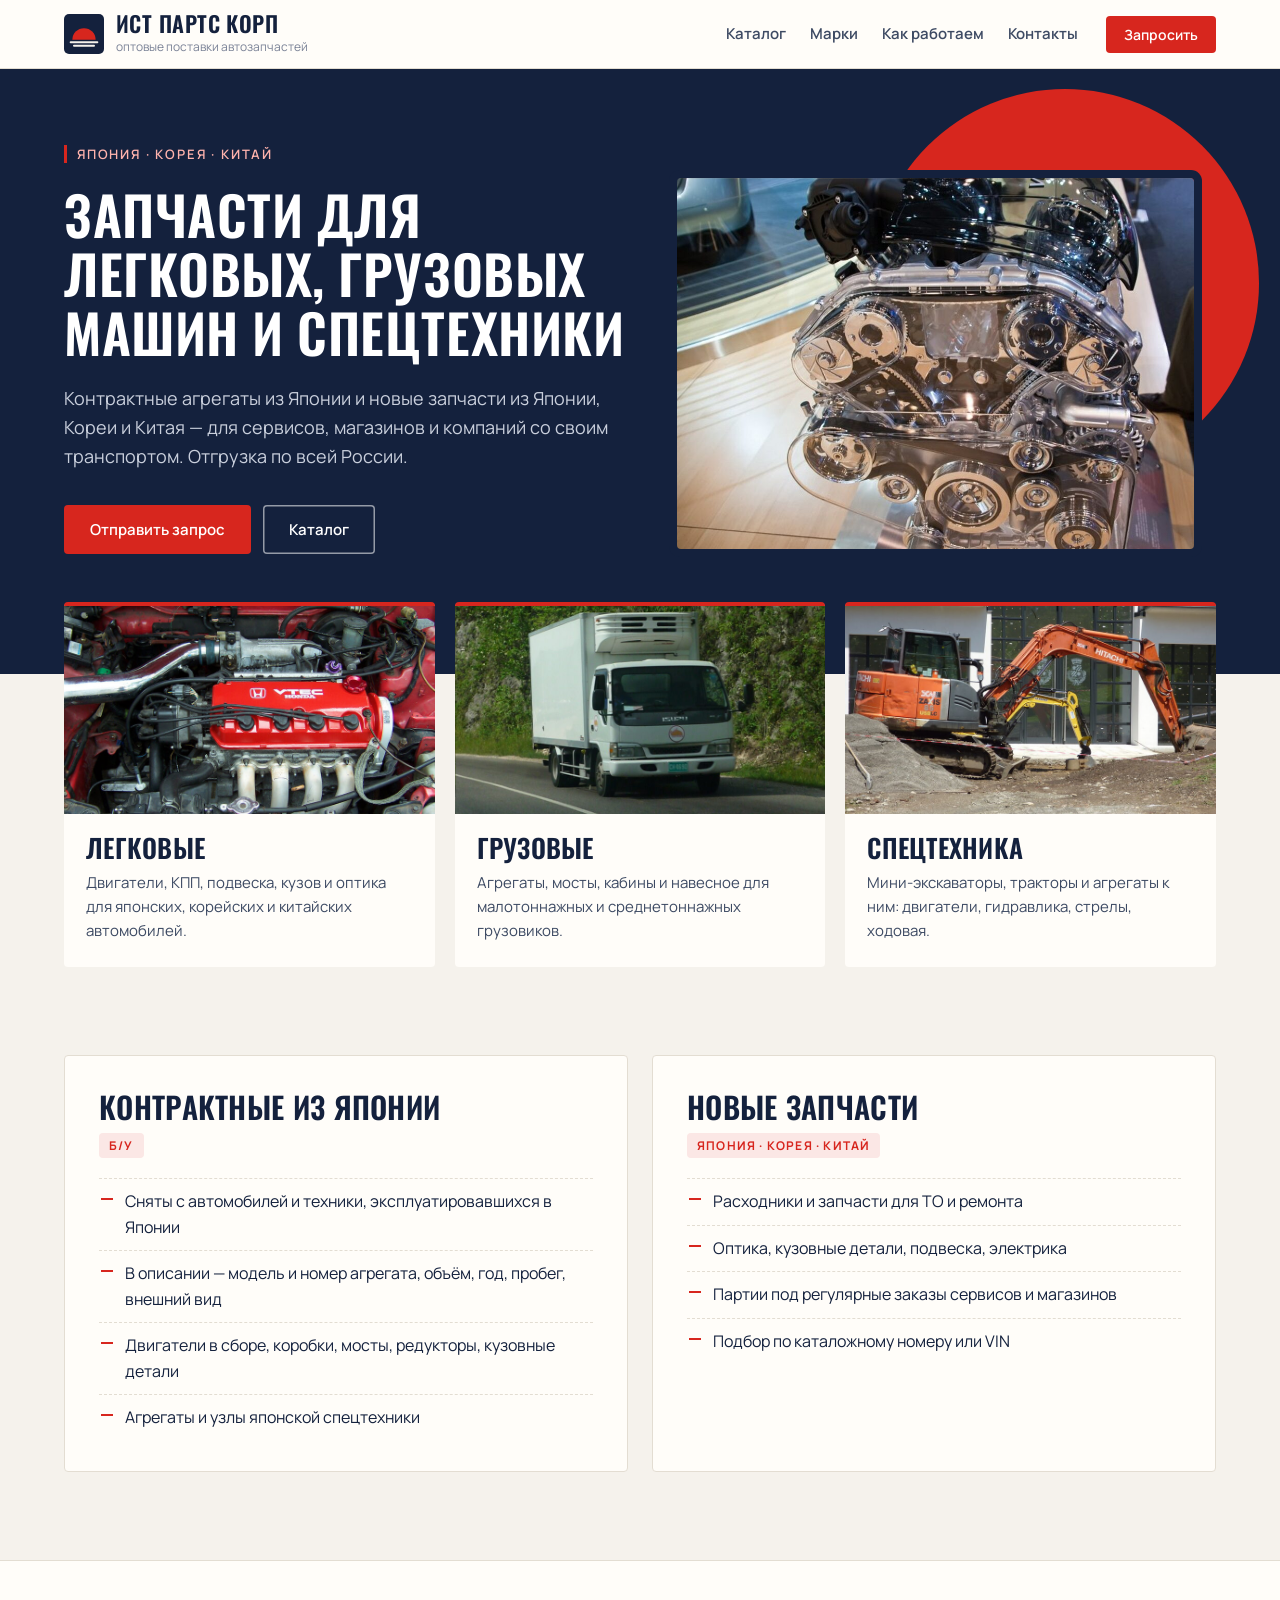
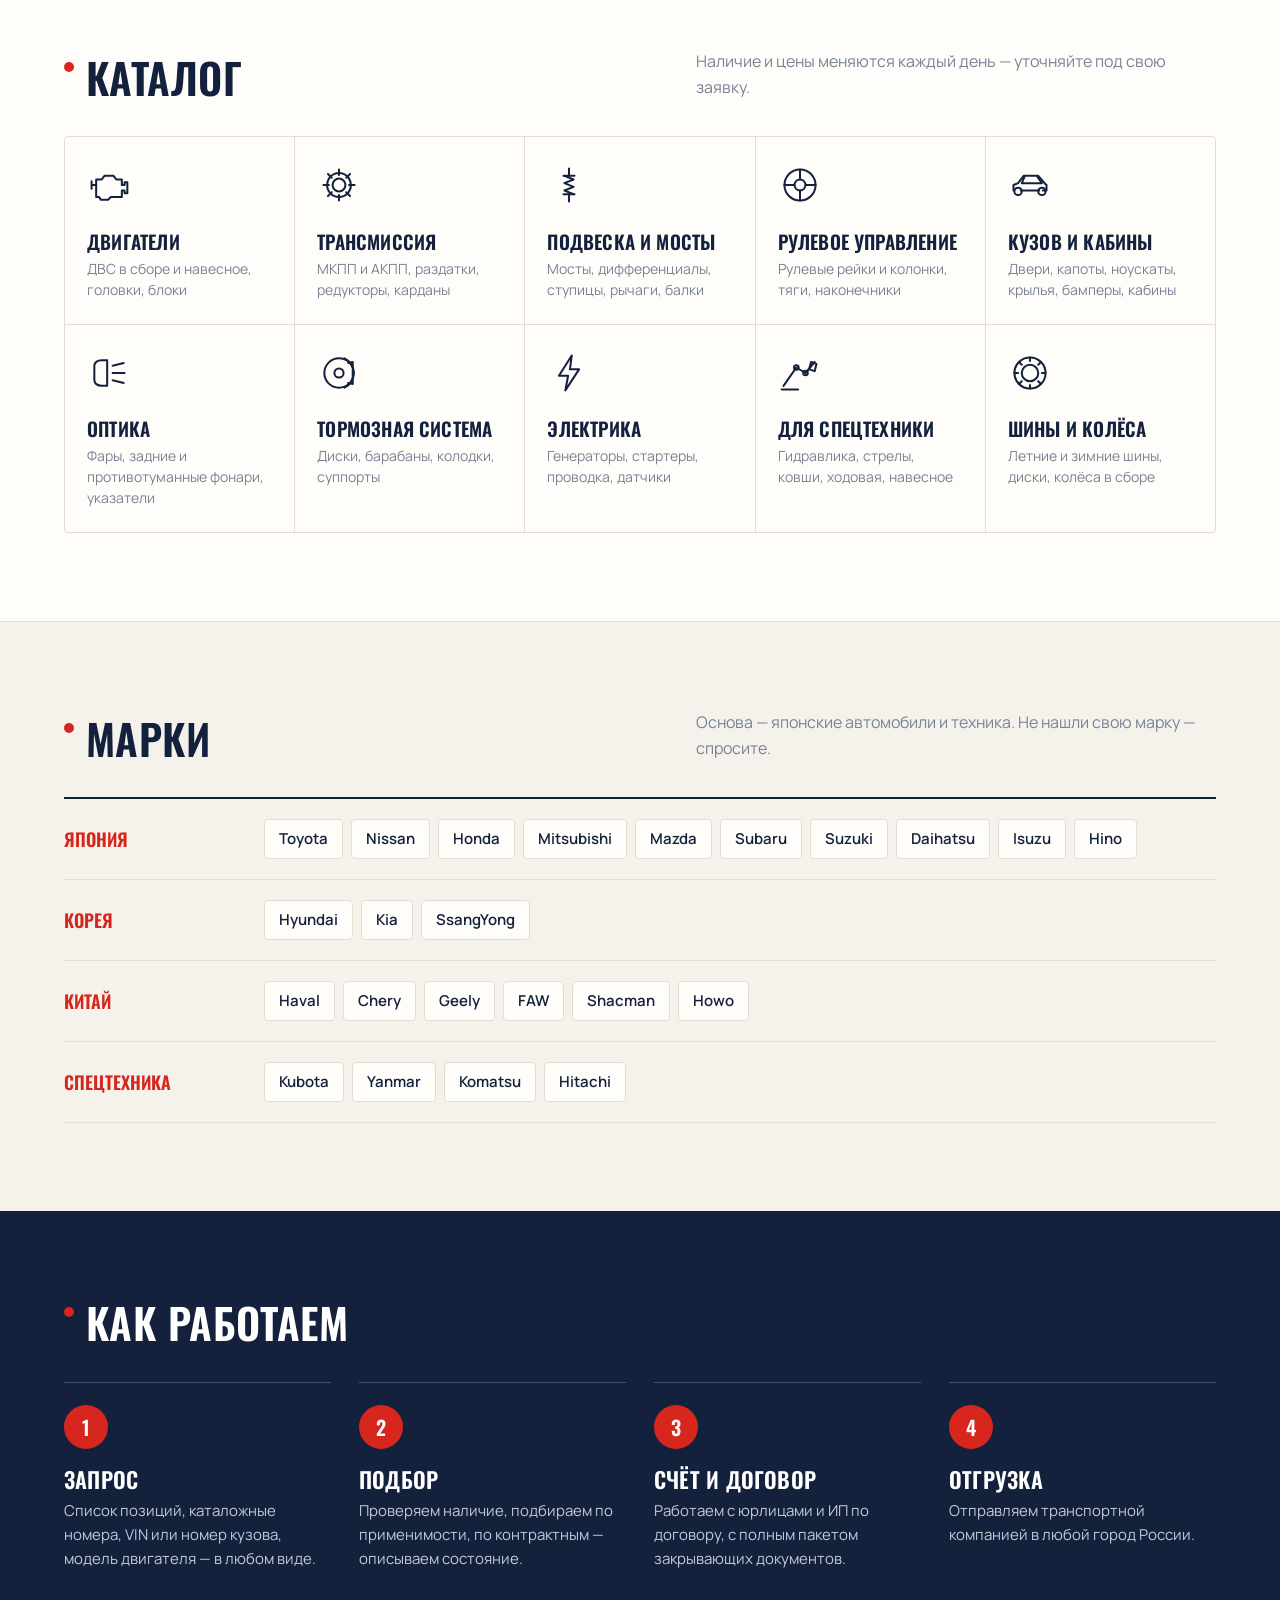
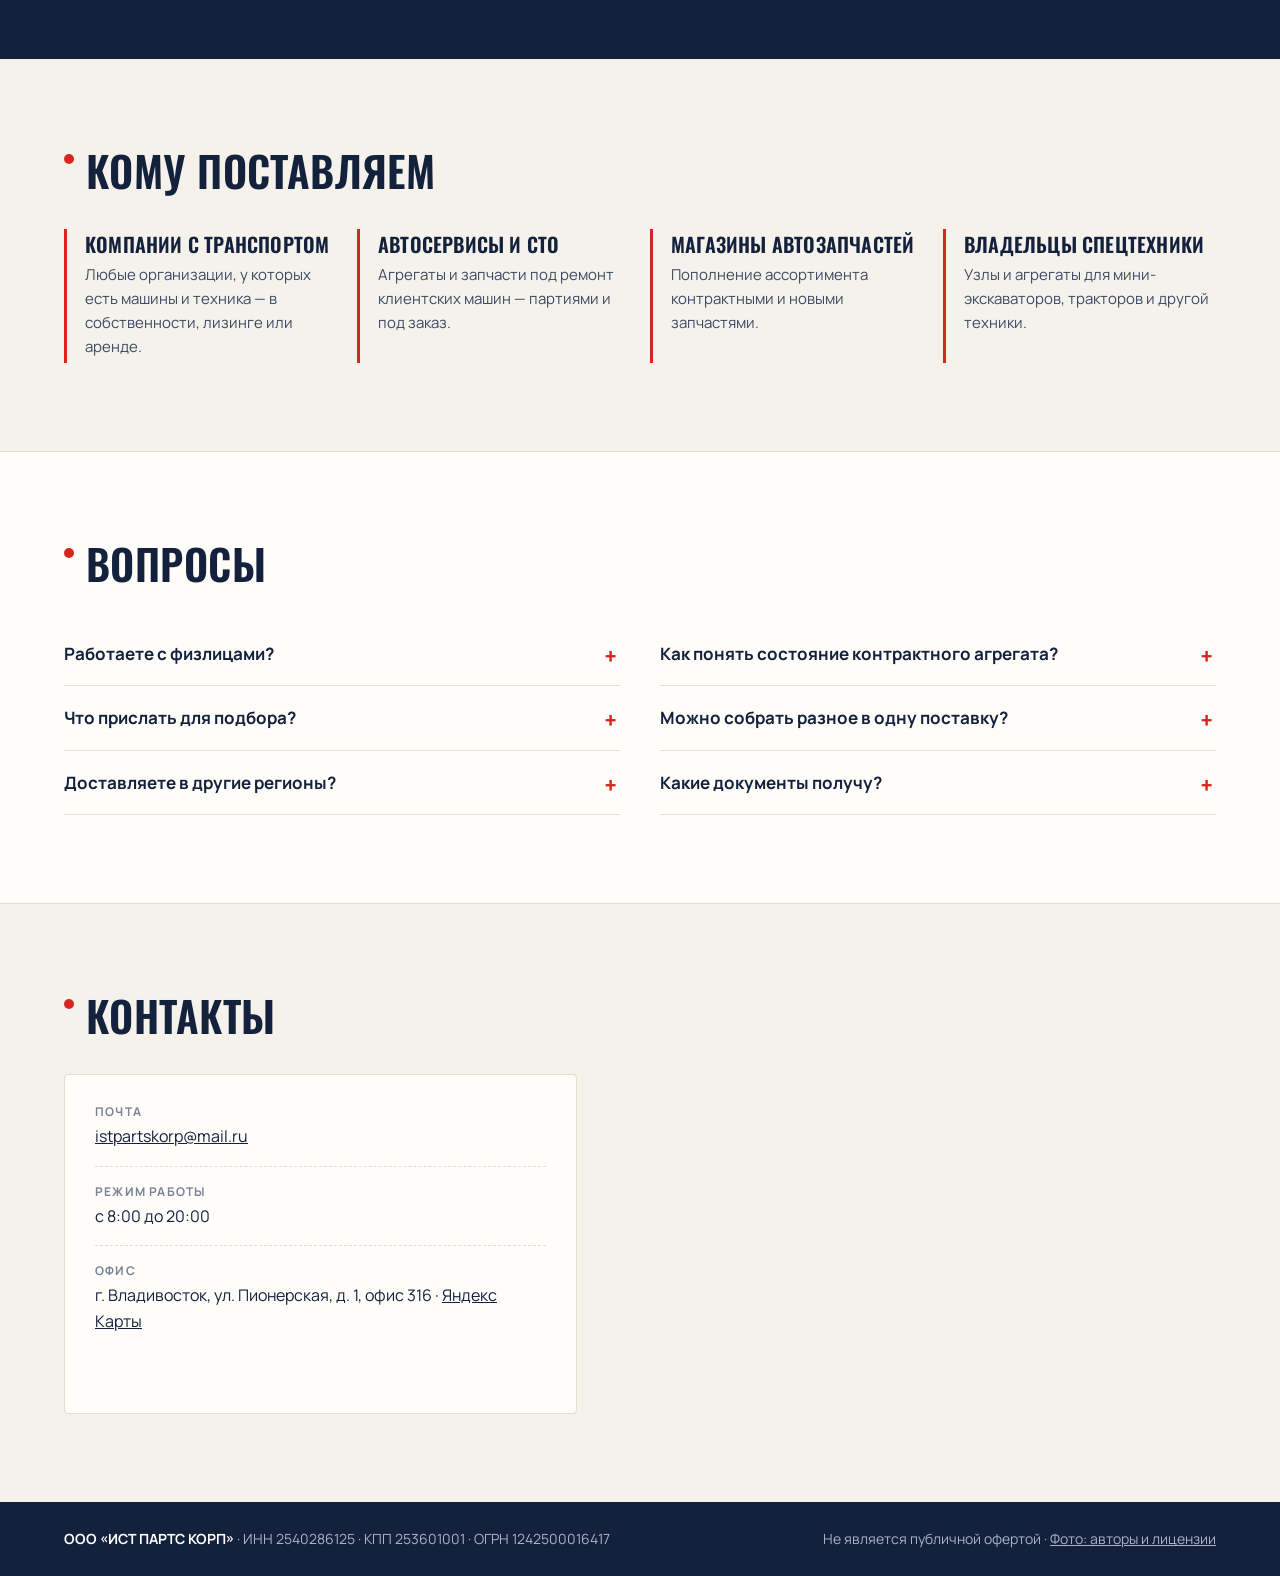
<file: index.html>
<!doctype html>
<html lang="ru">
<head>
<meta charset="utf-8">
<meta name="viewport" content="width=device-width, initial-scale=1">
<title>Ист Партс Корп — запчасти для легковых, грузовых машин и спецтехники оптом</title>
<meta name="description" content="ООО «Ист Партс Корп»: оптовые продажи запчастей — контрактные запчасти из Японии и новые запчасти из Японии, Кореи и Китая для легковых, грузовых автомобилей и спецтехники. Оптом, по договору.">
<meta property="og:type" content="website">
<meta property="og:site_name" content="Ист Партс Корп">
<meta property="og:title" content="Ист Партс Корп — оптовые продажи запчастей">
<meta property="og:description" content="Контрактные из Японии и новые из Японии, Кореи и Китая: легковые, грузовые, спецтехника.">
<meta property="og:url" content="https://istpartskorp.ru/">
<meta property="og:image" content="https://istpartskorp.ru/img/og.jpg?v=4dd46471">
<meta property="og:image:width" content="1200">
<meta property="og:image:height" content="630">
<meta name="twitter:card" content="summary_large_image">
<link rel="icon" href="favicon.ico?v=5c8ac2f1" sizes="any">
<link rel="icon" href="favicon.svg?v=8c270c05" type="image/svg+xml">
<link rel="icon" href="favicon-32.png?v=ce7a6867" type="image/png" sizes="32x32">
<link rel="icon" href="icon-192.png?v=d548b8d6" type="image/png" sizes="192x192">
<link rel="apple-touch-icon" href="apple-touch-icon.png?v=302bb2a8">
<link rel="preconnect" href="https://fonts.googleapis.com">
<link rel="preconnect" href="https://fonts.gstatic.com" crossorigin>
<link href="https://fonts.googleapis.com/css2?family=Oswald:wght@500;600&family=Manrope:wght@400;500;600;700&display=swap" rel="stylesheet">
<link rel="stylesheet" href="style.css?v=63e8d428">
</head>
<body>
<header class="top">
  <div class="wrap top-in">
    <a class="logo" href="#" aria-label="Ист Партс Корп"><svg class="logo-mark" viewBox="0 0 48 48" aria-hidden="true"><rect width="48" height="48" rx="6" fill="#14213d"/><path d="M10 31a14 14 0 0 1 28 0z" fill="#d7261e"/><path d="M8 34h32M12 38h24" stroke="#f5f2ec" stroke-width="2.4" stroke-linecap="round"/></svg>
      <span class="logo-txt"><b>Ист Партс Корп</b><small>оптовые поставки автозапчастей</small></span></a>
    <nav class="menu">
      <a href="#catalog">Каталог</a><a href="#brands">Марки</a>
      <a href="#how">Как работаем</a><a href="#contacts">Контакты</a>
    </nav>
    <a class="btn sm" href="mailto:istpartskorp@mail.ru?subject=%D0%97%D0%B0%D0%BF%D1%80%D0%BE%D1%81%20%D0%B7%D0%B0%D0%BF%D1%87%D0%B0%D1%81%D1%82%D0%B5%D0%B9">Запросить</a>
  </div>
</header>
<main>
<section class="hero">
  <div class="wrap hero-in">
    <div class="hero-txt">
      <p class="kicker">Япония · Корея · Китай</p>
      <h1>Запчасти для легковых, грузовых машин и&nbsp;спецтехники</h1>
      <p class="lead">Контрактные агрегаты из Японии и новые запчасти из Японии, Кореи и Китая — для сервисов,
      магазинов и компаний со своим транспортом. Отгрузка по всей России.</p>
      <div class="cta"><a class="btn" href="mailto:istpartskorp@mail.ru?subject=%D0%97%D0%B0%D0%BF%D1%80%D0%BE%D1%81%20%D0%B7%D0%B0%D0%BF%D1%87%D0%B0%D1%81%D1%82%D0%B5%D0%B9">Отправить запрос</a>
        <a class="btn ghost" href="#catalog">Каталог</a></div>
    </div>
    <div class="hero-pic"><span class="sun"></span>
      <div class="ph" style="background-image:url('img/hero.jpg?v=85087419')"></div></div>
  </div>
</section>
<section class="dirs">
  <div class="wrap dirs-in"><article class="dir"><div class="ph" style="background-image:url('img/d-car.jpg?v=55aafcd6')"></div><div class="dir-b"><h2>Легковые</h2><p>Двигатели, КПП, подвеска, кузов и оптика для японских, корейских и китайских автомобилей.</p></div></article><article class="dir"><div class="ph" style="background-image:url('img/d-truck.jpg?v=5034970c')"></div><div class="dir-b"><h2>Грузовые</h2><p>Агрегаты, мосты, кабины и навесное для малотоннажных и среднетоннажных грузовиков.</p></div></article><article class="dir"><div class="ph" style="background-image:url('img/d-spec.jpg?v=e24fc1cd')"></div><div class="dir-b"><h2>Спецтехника</h2><p>Мини-экскаваторы, тракторы и агрегаты к ним: двигатели, гидравлика, стрелы, ходовая.</p></div></article>
  </div>
</section>
<section class="sec"><div class="wrap kinds"><div class="kind"><h2>Контрактные из Японии</h2><span class="tag">б/у</span><ul><li>Сняты с автомобилей и техники, эксплуатировавшихся в Японии</li><li>В описании — модель и номер агрегата, объём, год, пробег, внешний вид</li><li>Двигатели в сборе, коробки, мосты, редукторы, кузовные детали</li><li>Агрегаты и узлы японской спецтехники</li></ul></div><div class="kind"><h2>Новые запчасти</h2><span class="tag">Япония · Корея · Китай</span><ul><li>Расходники и запчасти для ТО и ремонта</li><li>Оптика, кузовные детали, подвеска, электрика</li><li>Партии под регулярные заказы сервисов и магазинов</li><li>Подбор по каталожному номеру или VIN</li></ul></div></div></section>
<section class="sec alt" id="catalog">
  <div class="wrap">
    <div class="head"><h2>Каталог</h2>
    <p>Наличие и цены меняются каждый день — уточняйте под свою заявку.</p></div>
    <ul class="tiles"><li><svg class="ico" viewBox="0 0 48 48" aria-hidden="true" fill="none" stroke="currentColor" stroke-width="2.2" stroke-linecap="round" stroke-linejoin="round"><path d="M10 18h6l3-4h10l3 4h6v6h3v-3h3v12h-3v-3h-3v7H26l-3 3h-8l-2-3h-3z"/><path d="M5 24h5M5 20v8"/></svg><h3>Двигатели</h3><p>ДВС в сборе и навесное, головки, блоки</p></li><li><svg class="ico" viewBox="0 0 48 48" aria-hidden="true" fill="none" stroke="currentColor" stroke-width="2.2" stroke-linecap="round" stroke-linejoin="round"><circle cx="24" cy="24" r="7"/><path d="M24 7v6M24 35v6M7 24h6M35 24h6M12 12l4 4M32 32l4 4M12 36l4-4M32 16l4-4"/><circle cx="24" cy="24" r="13"/></svg><h3>Трансмиссия</h3><p>МКПП и АКПП, раздатки, редукторы, карданы</p></li><li><svg class="ico" viewBox="0 0 48 48" aria-hidden="true" fill="none" stroke="currentColor" stroke-width="2.2" stroke-linecap="round" stroke-linejoin="round"><path d="M24 6v8M24 34v8"/><path d="M18 14h12M18 34h12"/><path d="M19 14l10 4-10 4 10 4-10 4 10 4"/></svg><h3>Подвеска и мосты</h3><p>Мосты, дифференциалы, ступицы, рычаги, балки</p></li><li><svg class="ico" viewBox="0 0 48 48" aria-hidden="true" fill="none" stroke="currentColor" stroke-width="2.2" stroke-linecap="round" stroke-linejoin="round"><circle cx="24" cy="24" r="17"/><circle cx="24" cy="24" r="6"/><path d="M24 7v11M24 30v11M7 24h11M30 24h11"/></svg><h3>Рулевое управление</h3><p>Рулевые рейки и колонки, тяги, наконечники</p></li><li><svg class="ico" viewBox="0 0 48 48" aria-hidden="true" fill="none" stroke="currentColor" stroke-width="2.2" stroke-linecap="round" stroke-linejoin="round"><path d="M6 30v-6l5-2 6-8h16l7 8 2 2v6h-4"/><path d="M14 30h20"/><circle cx="11" cy="31" r="4"/><circle cx="37" cy="31" r="4"/><path d="M18 15l-3 7h22l-5-7"/></svg><h3>Кузов и кабины</h3><p>Двери, капоты, ноускаты, крылья, бамперы, кабины</p></li><li><svg class="ico" viewBox="0 0 48 48" aria-hidden="true" fill="none" stroke="currentColor" stroke-width="2.2" stroke-linecap="round" stroke-linejoin="round"><path d="M8 16c0-3 3-6 8-6h6v28h-6c-5 0-8-3-8-6z"/><path d="M28 16l12-3M28 24h13M28 32l12 3"/></svg><h3>Оптика</h3><p>Фары, задние и противотуманные фонари, указатели</p></li><li><svg class="ico" viewBox="0 0 48 48" aria-hidden="true" fill="none" stroke="currentColor" stroke-width="2.2" stroke-linecap="round" stroke-linejoin="round"><circle cx="24" cy="24" r="16"/><circle cx="24" cy="24" r="5"/><path d="M30 8c6 3 10 9 10 16s-4 13-10 16"/><path d="M34 13l5-1v24l-5-1"/></svg><h3>Тормозная система</h3><p>Диски, барабаны, колодки, суппорты</p></li><li><svg class="ico" viewBox="0 0 48 48" aria-hidden="true" fill="none" stroke="currentColor" stroke-width="2.2" stroke-linecap="round" stroke-linejoin="round"><path d="M27 5L13 27h10l-3 16 15-23H25z"/></svg><h3>Электрика</h3><p>Генераторы, стартеры, проводка, датчики</p></li><li><svg class="ico" viewBox="0 0 48 48" aria-hidden="true" fill="none" stroke="currentColor" stroke-width="2.2" stroke-linecap="round" stroke-linejoin="round"><path d="M6 38l14-20 10 6 10-12"/><path d="M36 12l6 2-2 8-6-2z"/><circle cx="20" cy="18" r="2.5"/><circle cx="30" cy="24" r="2.5"/><path d="M4 42h18"/></svg><h3>Для спецтехники</h3><p>Гидравлика, стрелы, ковши, ходовая, навесное</p></li><li><svg class="ico" viewBox="0 0 48 48" aria-hidden="true" fill="none" stroke="currentColor" stroke-width="2.2" stroke-linecap="round" stroke-linejoin="round"><circle cx="24" cy="24" r="17"/><circle cx="24" cy="24" r="9"/><path d="M24 7v4M24 37v4M7 24h4M37 24h4M12 12l3 3M33 33l3 3M12 36l3-3M33 15l3-3"/></svg><h3>Шины и колёса</h3><p>Летние и зимние шины, диски, колёса в сборе</p></li></ul>
  </div>
</section>
<section class="sec" id="brands">
  <div class="wrap">
    <div class="head"><h2>Марки</h2><p>Основа — японские автомобили и техника. Не нашли свою марку — спросите.</p></div>
    <div class="brands"><div class="brow"><span class="bl">Япония</span><div class="chips"><span>Toyota</span><span>Nissan</span><span>Honda</span><span>Mitsubishi</span><span>Mazda</span><span>Subaru</span><span>Suzuki</span><span>Daihatsu</span><span>Isuzu</span><span>Hino</span></div></div><div class="brow"><span class="bl">Корея</span><div class="chips"><span>Hyundai</span><span>Kia</span><span>SsangYong</span></div></div><div class="brow"><span class="bl">Китай</span><div class="chips"><span>Haval</span><span>Chery</span><span>Geely</span><span>FAW</span><span>Shacman</span><span>Howo</span></div></div><div class="brow"><span class="bl">Спецтехника</span><div class="chips"><span>Kubota</span><span>Yanmar</span><span>Komatsu</span><span>Hitachi</span></div></div></div>
  </div>
</section>
<section class="sec dark" id="how">
  <div class="wrap">
    <div class="head"><h2>Как работаем</h2></div>
    <ol class="steps"><li><span class="n">1</span><h3>Запрос</h3><p>Список позиций, каталожные номера, VIN или номер кузова, модель двигателя — в любом виде.</p></li><li><span class="n">2</span><h3>Подбор</h3><p>Проверяем наличие, подбираем по применимости, по контрактным — описываем состояние.</p></li><li><span class="n">3</span><h3>Счёт и договор</h3><p>Работаем с юрлицами и ИП по договору, с полным пакетом закрывающих документов.</p></li><li><span class="n">4</span><h3>Отгрузка</h3><p>Отправляем транспортной компанией в любой город России.</p></li></ol>
  </div>
</section>
<section class="sec">
  <div class="wrap">
    <div class="head"><h2>Кому поставляем</h2></div>
    <ul class="clients"><li><h3>Компании с транспортом</h3><p>Любые организации, у которых есть машины и техника — в собственности, лизинге или аренде.</p></li><li><h3>Автосервисы и СТО</h3><p>Агрегаты и запчасти под ремонт клиентских машин — партиями и под заказ.</p></li><li><h3>Магазины автозапчастей</h3><p>Пополнение ассортимента контрактными и новыми запчастями.</p></li><li><h3>Владельцы спецтехники</h3><p>Узлы и агрегаты для мини-экскаваторов, тракторов и другой техники.</p></li></ul>
  </div>
</section>
<section class="sec alt" id="faq">
  <div class="wrap faq-w">
    <div class="head"><h2>Вопросы</h2></div>
    <div class="faq"><details><summary>Работаете с физлицами?</summary><p>Нет, только оптом: с организациями и ИП по договору.</p></details><details><summary>Как понять состояние контрактного агрегата?</summary><p>У каждой позиции есть описание: модель и номер агрегата, объём, год выпуска, пробег, внешний вид. Если нужно подробнее — уточним перед отгрузкой.</p></details><details><summary>Что прислать для подбора?</summary><p>Каталожный номер, VIN или номер кузова, модель двигателя или просто список — разберёмся сами.</p></details><details><summary>Можно собрать разное в одну поставку?</summary><p>Да: контрактные и новые запчасти, для разных марок и типов техники — одним счётом и одной отгрузкой.</p></details><details><summary>Доставляете в другие регионы?</summary><p>Да, отправляем транспортными компаниями по России. Срок и стоимость считаем под заказ.</p></details><details><summary>Какие документы получу?</summary><p>Договор, счёт и закрывающие документы на каждую поставку.</p></details></div>
  </div>
</section>
<section class="sec" id="contacts">
  <div class="wrap">
    <div class="head"><h2>Контакты</h2></div>
    <div class="cont">
      <div class="cont-card"><div><span>Почта</span><a href="mailto:istpartskorp@mail.ru?subject=%D0%97%D0%B0%D0%BF%D1%80%D0%BE%D1%81%20%D0%B7%D0%B0%D0%BF%D1%87%D0%B0%D1%81%D1%82%D0%B5%D0%B9">istpartskorp@mail.ru</a></div><div><span>Режим работы</span>с 8:00 до 20:00</div><div><span>Офис</span>г. Владивосток, ул. Пионерская, д. 1, офис 316 · <a href="https://yandex.ru/maps/?pt=131.9256578,43.1108565&z=16&l=map" target="_blank" rel="noopener">Яндекс Карты</a></div></div>
      <iframe class="map" src="https://www.openstreetmap.org/export/embed.html?bbox=131.91565780000002%2C43.1068565%2C131.9356578%2C43.114856499999995&layer=mapnik&marker=43.1108565%2C131.9256578" title="Офис на карте" loading="lazy"></iframe>
    </div>
  </div>
</section>
<footer class="foot">
  <div class="wrap foot-in">
    <span><b>ООО «ИСТ ПАРТС КОРП»</b> · ИНН 2540286125 · КПП 253601001 · ОГРН 1242500016417</span>
    <span>Не является публичной офертой · <a href="foto.html">Фото: авторы и лицензии</a></span>
  </div>
</footer>
</main>
</body>
</html>
</file>
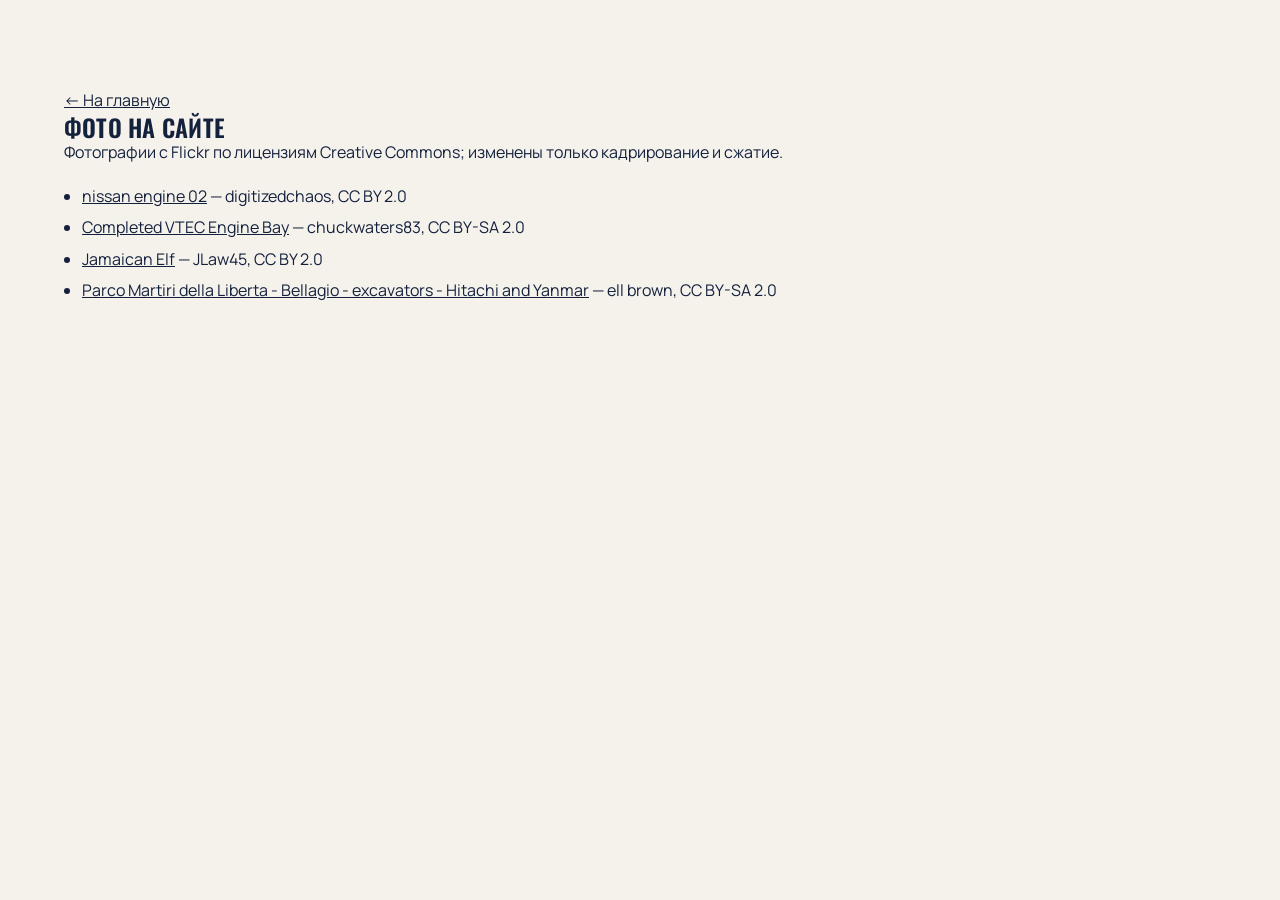
<file: foto.html>
<!doctype html>
<html lang="ru">
<head>
<meta charset="utf-8">
<meta name="viewport" content="width=device-width, initial-scale=1">
<title>Фото на сайте — Ист Партс Корп</title>
<link rel="icon" href="favicon.ico?v=5c8ac2f1" sizes="any">
<link rel="icon" href="favicon.svg?v=8c270c05" type="image/svg+xml">
<link rel="icon" href="favicon-32.png?v=ce7a6867" type="image/png" sizes="32x32">
<link rel="icon" href="icon-192.png?v=d548b8d6" type="image/png" sizes="192x192">
<link rel="apple-touch-icon" href="apple-touch-icon.png?v=302bb2a8">
<link rel="preconnect" href="https://fonts.googleapis.com">
<link rel="preconnect" href="https://fonts.gstatic.com" crossorigin>
<link href="https://fonts.googleapis.com/css2?family=Oswald:wght@500;600&family=Manrope:wght@400;500;600;700&display=swap" rel="stylesheet">
<link rel="stylesheet" href="style.css?v=63e8d428">
</head>
<body><main class="sec"><div class="wrap credits">
<p><a href="./">← На главную</a></p><h2>Фото на сайте</h2>
<p>Фотографии с Flickr по лицензиям Creative Commons; изменены только кадрирование и сжатие.</p>
<ul><li><a href="https://www.flickr.com/photos/22265703@N06/3907756353">nissan engine 02</a> — digitizedchaos, CC BY 2.0</li><li><a href="https://www.flickr.com/photos/21071788@N00/1453685674">Completed VTEC Engine Bay</a> — chuckwaters83, CC BY-SA 2.0</li><li><a href="https://www.flickr.com/photos/27665395@N05/6297355289">Jamaican Elf</a> — JLaw45, CC BY 2.0</li><li><a href="https://www.flickr.com/photos/39415781@N06/28290418545">Parco Martiri della Liberta - Bellagio - excavators - Hitachi and Yanmar</a> — ell brown, CC BY-SA 2.0</li></ul></div></main></body></html>
</file>
<file: style.css>
/* Ист Партс — «восточный каталог»: тёплый фон, тёмно-синий + киноварь, солнце, Oswald + Manrope */
:root{
  --bg:#f5f2ec; --paper:#fffdf9; --ink:#14213d; --ink2:#3d4a63; --mute:#7a8296;
  --red:#d7261e; --red2:#b81d16; --line:#e3ddd2; --r:4px;
}
*{margin:0;padding:0;box-sizing:border-box}
html{scroll-behavior:smooth}
body{background:var(--bg);color:var(--ink);font:400 16px/1.6 "Manrope",system-ui,sans-serif;-webkit-font-smoothing:antialiased}
a{color:inherit}
h1,h2,h3{font-family:"Oswald",sans-serif;font-weight:600;text-transform:uppercase;letter-spacing:.01em;line-height:1.1}
.wrap{max-width:1200px;margin:0 auto;padding:0 24px}

/* кнопки */
.btn{display:inline-block;background:var(--red);color:#fff;text-decoration:none;font:600 15px "Manrope",sans-serif;
  padding:14px 26px;border-radius:var(--r);transition:background .15s}
.btn:hover{background:var(--red2)}
.btn.sm{padding:9px 18px;font-size:14px}
.btn.ghost{background:transparent;color:#fff;box-shadow:inset 0 0 0 1.5px rgba(255,255,255,.55)}
.btn.ghost:hover{background:rgba(255,255,255,.08)}

/* шапка */
.top{position:sticky;top:0;z-index:20;background:var(--paper);border-bottom:1px solid var(--line)}
.top-in{display:flex;align-items:center;gap:28px;height:68px}
.logo{display:flex;align-items:center;gap:12px;text-decoration:none}
.logo-mark{width:40px;height:40px;flex:none}
.logo-txt b{display:block;font:600 22px/1 "Oswald",sans-serif;text-transform:uppercase;letter-spacing:.02em}
.logo-txt small{display:block;font-size:12px;color:var(--mute);margin-top:3px}
.menu{display:flex;gap:24px;margin-left:auto}
.menu a{text-decoration:none;font-weight:600;font-size:15px;color:var(--ink2)}
.menu a:hover{color:var(--red)}
.top-tel{font-weight:700;text-decoration:none;white-space:nowrap}

/* первый экран */
.hero{background:var(--ink);color:#fff;overflow:hidden}
.hero-in{display:grid;grid-template-columns:1.05fr 1fr;gap:48px;align-items:center;padding:72px 24px 120px}
.kicker{display:inline-block;font:600 13px "Manrope";letter-spacing:.14em;text-transform:uppercase;color:#ffb3ad;
  border-left:3px solid var(--red);padding-left:10px;margin-bottom:22px}
.hero h1{font-size:clamp(34px,4.2vw,54px);text-wrap:balance}
.lead{font-size:18px;color:#c9cfdc;margin-top:22px;max-width:560px}
.cta{display:flex;gap:12px;flex-wrap:wrap;margin-top:34px}
.hero-pic{position:relative;aspect-ratio:4/3}
.hero-pic .sun{position:absolute;width:72%;aspect-ratio:1;border-radius:50%;background:var(--red);right:-8%;top:-14%}
.hero-pic .ph{position:absolute;inset:8% 4% 0 0;background:center/cover;border-radius:var(--r);
  box-shadow:0 0 0 8px var(--ink)}

/* три направления — заходят на синий блок */
.dirs-in{display:grid;grid-template-columns:repeat(3,1fr);gap:20px;margin-top:-72px;position:relative}
.dir{background:var(--paper);border-radius:var(--r);overflow:hidden;border-top:4px solid var(--red)}
.dir .ph{aspect-ratio:16/9;background:center/cover}
.dir-b{padding:20px 22px 24px}
.dir h2{font-size:26px}
.dir p{color:var(--ink2);margin-top:8px;font-size:15px}

/* секции */
.sec{padding:88px 0}
.sec.alt{background:var(--paper);border-top:1px solid var(--line);border-bottom:1px solid var(--line)}
.sec.dark{background:var(--ink);color:#fff}
.head{display:flex;align-items:end;justify-content:space-between;gap:24px;margin-bottom:36px;flex-wrap:wrap}
.head h2{font-size:clamp(30px,3.4vw,42px);position:relative;padding-left:22px}
.head h2::before{content:"";position:absolute;left:0;top:.18em;width:10px;height:10px;border-radius:50%;background:var(--red)}
.head p{color:var(--mute);max-width:520px}
.dark .head p{color:#aab3c5}

/* контрактные / новые */
.kinds{display:grid;grid-template-columns:1fr 1fr;gap:24px}
.kind{background:var(--paper);border:1px solid var(--line);border-radius:var(--r);padding:34px 34px 30px}
.kind h2{font-size:30px}
.tag{display:inline-block;margin-top:10px;font:700 12px "Manrope";letter-spacing:.1em;text-transform:uppercase;
  color:var(--red);background:#fbe7e5;padding:4px 10px;border-radius:var(--r)}
.kind ul{list-style:none;margin-top:20px}
.kind li{padding:10px 0 10px 26px;border-top:1px dashed var(--line);position:relative}
.kind li::before{content:"";position:absolute;left:2px;top:19px;width:12px;height:2px;background:var(--red)}

/* каталог */
.tiles{list-style:none;display:grid;grid-template-columns:repeat(5,1fr);gap:1px;background:var(--line);
  border:1px solid var(--line);border-radius:var(--r);overflow:hidden}
.tiles li{background:var(--paper);padding:26px 22px 24px;transition:background .15s}
.tiles li:hover{background:#fff6f4}
.ico{width:44px;height:44px;color:var(--ink)}
.tiles li:hover .ico{color:var(--red)}
.tiles h3{font-size:19px;margin-top:16px}
.tiles p{font-size:14px;color:var(--mute);margin-top:6px;line-height:1.5}

/* марки */
.brands{border-top:2px solid var(--ink)}
.brow{display:grid;grid-template-columns:180px 1fr;gap:20px;padding:20px 0;border-bottom:1px solid var(--line);align-items:center}
.bl{font:600 18px "Oswald";text-transform:uppercase;color:var(--red)}
.chips{display:flex;flex-wrap:wrap;gap:8px}
.chips span{background:var(--paper);border:1px solid var(--line);border-radius:var(--r);padding:7px 14px;font-weight:600;font-size:15px}

/* шаги */
.steps{list-style:none;display:grid;grid-template-columns:repeat(4,1fr);gap:28px}
.steps li{border-top:1px solid rgba(255,255,255,.2);padding-top:22px}
.steps .n{display:grid;place-items:center;width:44px;height:44px;border-radius:50%;background:var(--red);
  font:600 20px "Oswald";margin-bottom:18px}
.steps h3{font-size:22px}
.steps p{color:#c2c9d6;margin-top:8px;font-size:15px}

/* кому */
.clients{list-style:none;display:grid;grid-template-columns:repeat(4,1fr);gap:20px}
.clients li{border-left:3px solid var(--red);padding:4px 0 4px 18px}
.clients h3{font-size:20px}
.clients p{color:var(--ink2);margin-top:8px;font-size:15px}

/* вопросы */
.faq{display:grid;grid-template-columns:1fr 1fr;gap:0 40px}
.faq details{border-bottom:1px solid var(--line);padding:18px 0}
.faq summary{cursor:pointer;font-weight:700;font-size:17px;list-style:none;position:relative;padding-right:32px}
.faq summary::-webkit-details-marker{display:none}
.faq summary::after{content:"+";position:absolute;right:4px;top:-4px;font:500 26px "Oswald";color:var(--red)}
.faq details[open] summary::after{content:"–"}
.faq p{color:var(--ink2);margin-top:10px}

/* контакты */
.cont{display:grid;grid-template-columns:1fr 1.2fr;gap:24px}
.cont-card{background:var(--paper);border:1px solid var(--line);border-radius:var(--r);padding:12px 30px}
.cont-card div{padding:16px 0;border-bottom:1px dashed var(--line)}
.cont-card div:last-child{border:0}
.cont-card span:not(.stub){display:block;font:700 12px "Manrope";letter-spacing:.1em;text-transform:uppercase;color:var(--mute);margin-bottom:4px}
.cont-card .tel{font:600 28px "Oswald";text-decoration:none}
.stub{display:inline-block;border:1.5px dashed #c9bfae;color:var(--mute);padding:4px 12px;border-radius:var(--r);font-size:14px}
.map{width:100%;height:100%;min-height:340px;border:0;border-radius:var(--r);filter:saturate(.7)}

.foot{background:var(--ink);color:#aab3c5;font-size:14px}
.foot-in{display:flex;justify-content:space-between;gap:20px;flex-wrap:wrap;padding:26px 24px}
.foot b{color:#fff}
.credits ul{margin:18px 0 0 18px}
.credits li{margin:6px 0}

/* адаптив */
@media (max-width:1080px){
  .tiles{grid-template-columns:repeat(3,1fr)}
  .clients,.steps{grid-template-columns:repeat(2,1fr)}
  .menu{display:none}
  .top-in{gap:16px}.top .btn{margin-left:auto}
}
@media (max-width:760px){
  .wrap.hero-in{grid-template-columns:1fr;padding:44px 18px 104px;gap:36px}
  .hero-pic{display:none}
  .dirs-in,.kinds,.faq,.cont{grid-template-columns:1fr}
  .dirs-in{margin-top:-60px}
  .tiles{grid-template-columns:repeat(2,1fr)}
  .tiles li{padding:20px 16px}
  .brow{grid-template-columns:1fr;gap:10px}
  .clients,.steps{grid-template-columns:1fr}
  .sec{padding:64px 0}
  .kind{padding:26px 22px}
  .top-tel{display:none}
  .logo-txt small{display:none}
  .wrap{padding:0 18px}
}
</file>
